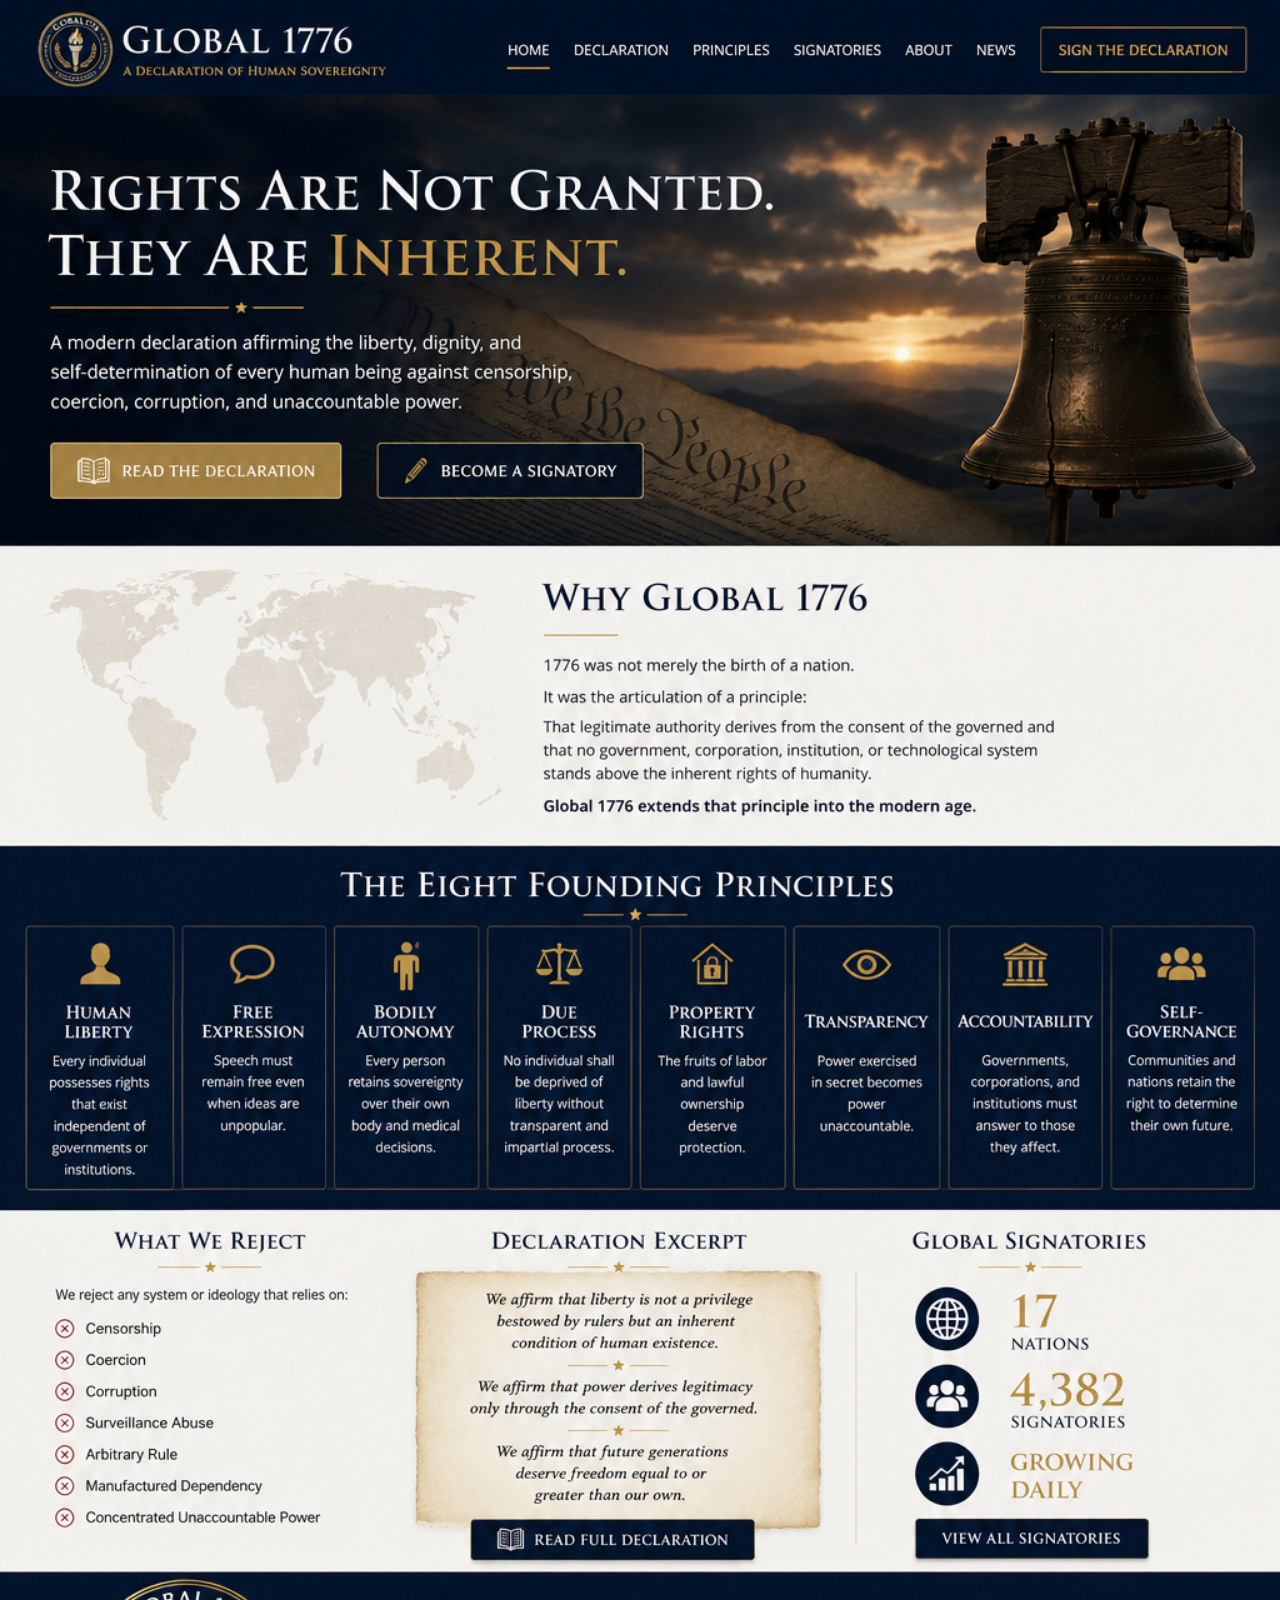
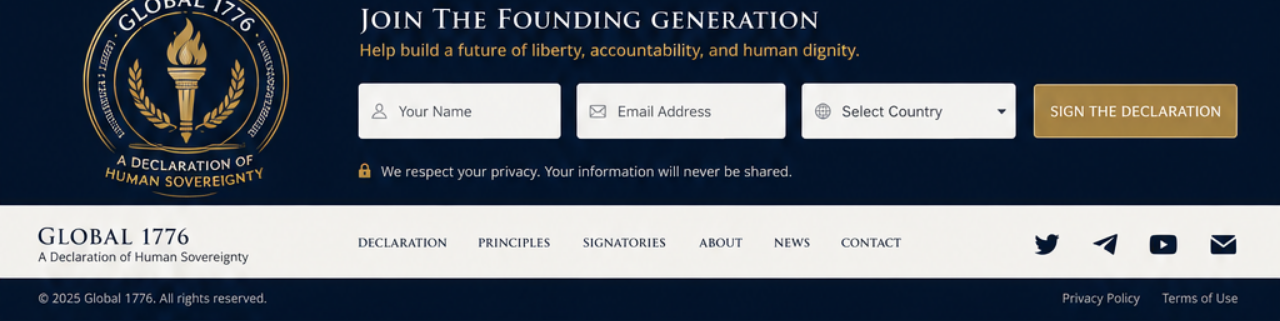
<file: index.html>
<!DOCTYPE html>
<html lang="en">
<head>
<meta charset="UTF-8">
<meta name="viewport" content="width=device-width, initial-scale=1.0">
<title>Global 1776 — A Declaration of Human Sovereignty</title>
<meta name="description" content="Rights Are Not Granted. They Are Inherent. A declaration of human sovereignty.">
<link rel="icon" href="assets/favicon.png">
<link rel="apple-touch-icon" href="assets/apple-touch-icon.png">
<link rel="stylesheet" href="styles.css">
</head>
<body>
<main class="mockup-page" aria-label="Global 1776 homepage">
  <img src="assets/global1776-approved-homepage.png" alt="Global 1776 — Rights Are Not Granted. They Are Inherent.">
  <a class="hotspot home" href="index.html" aria-label="Home"></a>
  <a class="hotspot declaration" href="charter.html" aria-label="Declaration"></a>
  <a class="hotspot principles" href="#principles" aria-label="Principles"></a>
  <a class="hotspot sign-top" href="#join" aria-label="Sign the Declaration"></a>
  <a class="hotspot read-hero" href="charter.html" aria-label="Read the Declaration"></a>
  <a class="hotspot become-hero" href="#join" aria-label="Become a Signatory"></a>
  <a class="hotspot read-full" href="charter.html" aria-label="Read Full Declaration"></a>
  <a class="hotspot sign-bottom" href="#join" aria-label="Sign the Declaration"></a>
</main>
<section id="principles" class="hidden-anchor"></section>
<section id="join" class="hidden-anchor"></section>
</body>
</html>
</file>
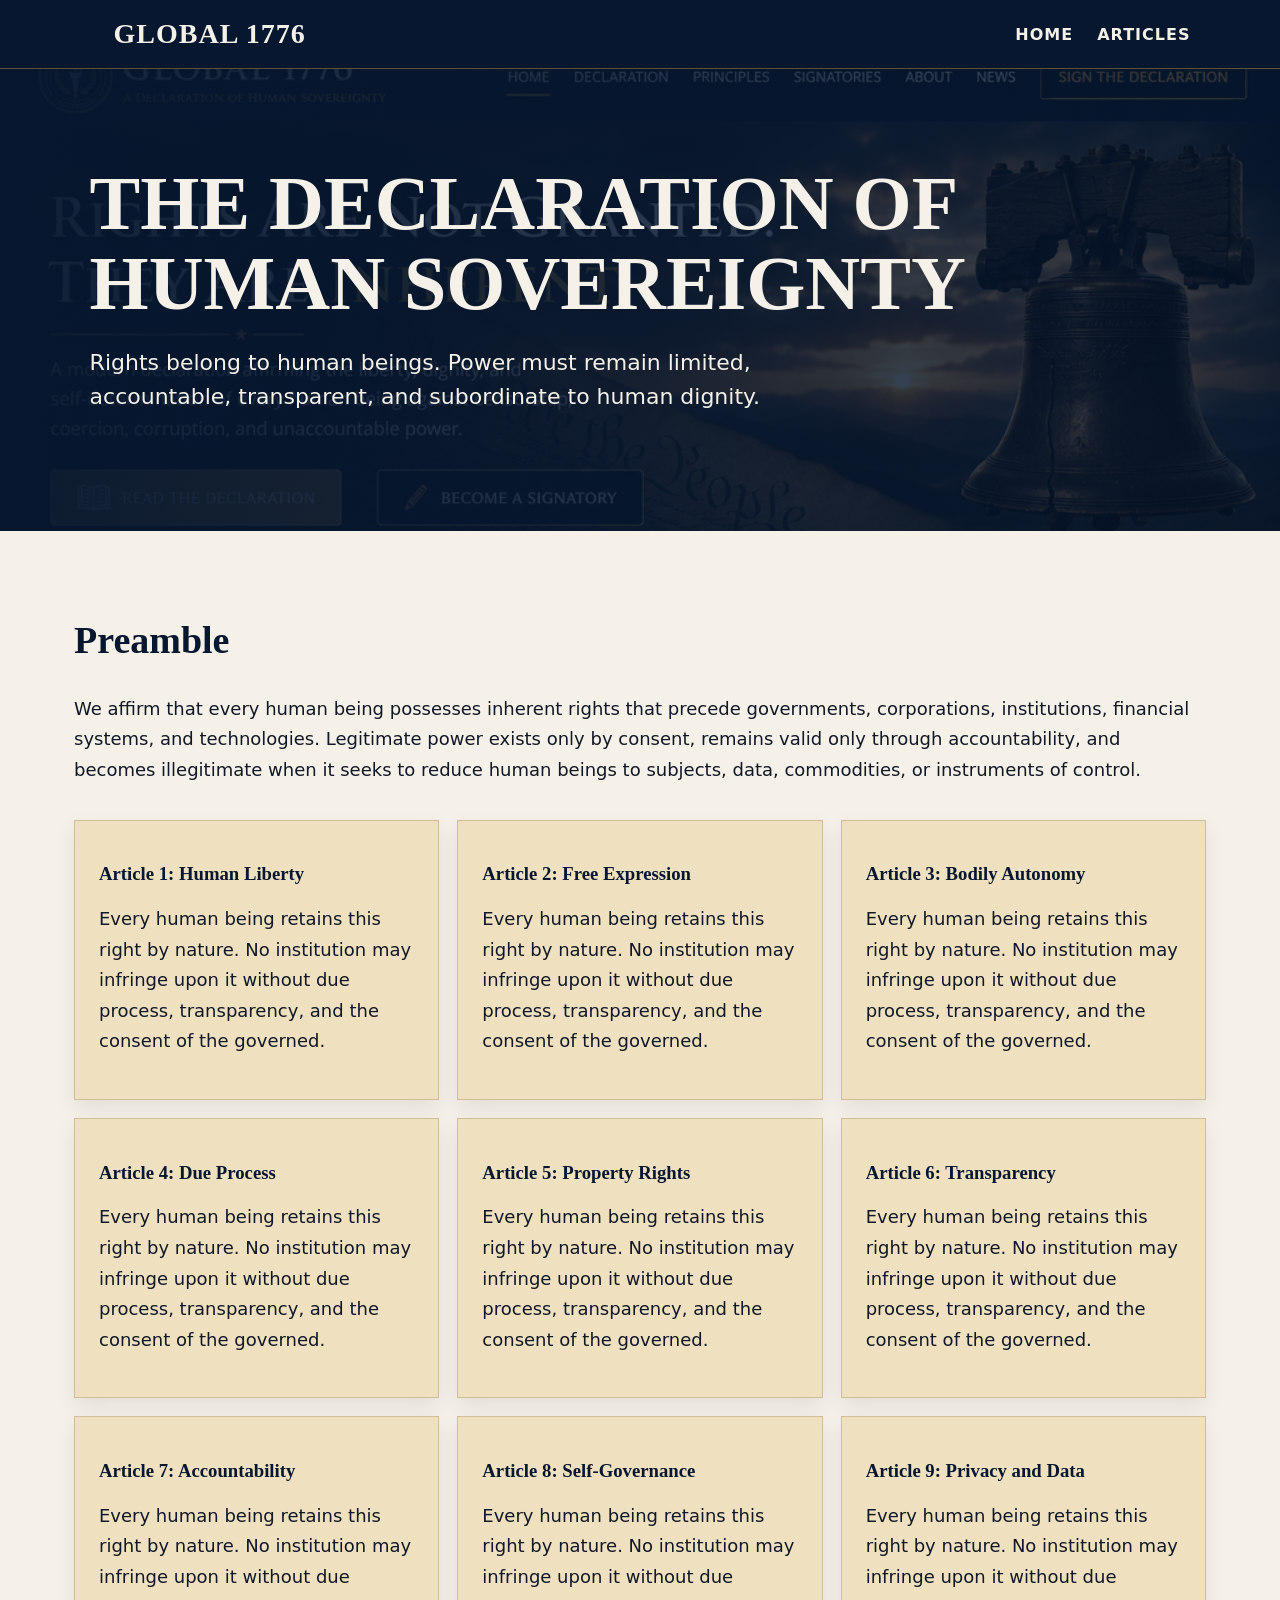
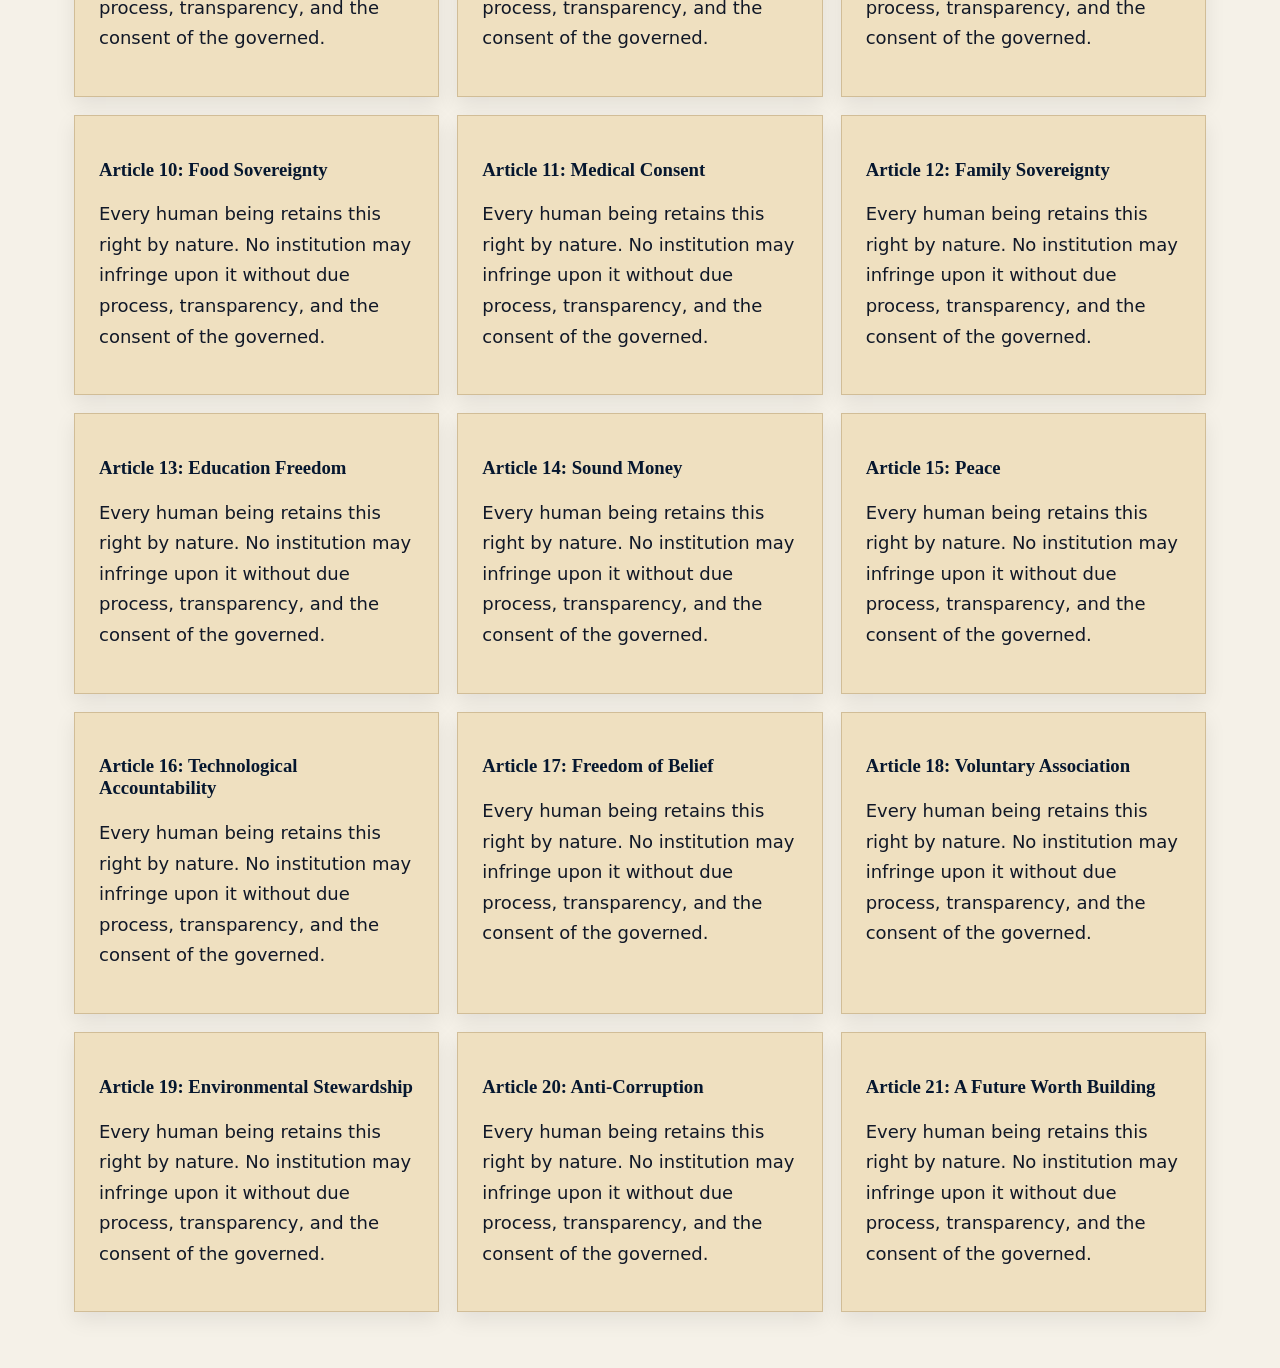
<file: charter.html>
<!DOCTYPE html>
<html lang="en">
<head>
<meta charset="UTF-8">
<meta name="viewport" content="width=device-width, initial-scale=1.0">
<title>The Declaration — Global 1776</title>
<link rel="icon" href="assets/favicon.png">
<link rel="stylesheet" href="styles.css">
</head>
<body class="charter-body">
<header class="charter-header">
  <a href="index.html" class="brand">GLOBAL 1776</a>
  <nav><a href="index.html">Home</a><a href="#articles">Articles</a></nav>
</header>
<section class="charter-hero">
  <h1>The Declaration of Human Sovereignty</h1>
  <p>Rights belong to human beings. Power must remain limited, accountable, transparent, and subordinate to human dignity.</p>
</section>
<section class="charter-content" id="articles">
  <h2>Preamble</h2>
  <p>We affirm that every human being possesses inherent rights that precede governments, corporations, institutions, financial systems, and technologies. Legitimate power exists only by consent, remains valid only through accountability, and becomes illegitimate when it seeks to reduce human beings to subjects, data, commodities, or instruments of control.</p>
  <div class="articles-grid">
  <article><h3>Article 1: Human Liberty</h3><p>Every human being retains this right by nature. No institution may infringe upon it without due process, transparency, and the consent of the governed.</p></article>
<article><h3>Article 2: Free Expression</h3><p>Every human being retains this right by nature. No institution may infringe upon it without due process, transparency, and the consent of the governed.</p></article>
<article><h3>Article 3: Bodily Autonomy</h3><p>Every human being retains this right by nature. No institution may infringe upon it without due process, transparency, and the consent of the governed.</p></article>
<article><h3>Article 4: Due Process</h3><p>Every human being retains this right by nature. No institution may infringe upon it without due process, transparency, and the consent of the governed.</p></article>
<article><h3>Article 5: Property Rights</h3><p>Every human being retains this right by nature. No institution may infringe upon it without due process, transparency, and the consent of the governed.</p></article>
<article><h3>Article 6: Transparency</h3><p>Every human being retains this right by nature. No institution may infringe upon it without due process, transparency, and the consent of the governed.</p></article>
<article><h3>Article 7: Accountability</h3><p>Every human being retains this right by nature. No institution may infringe upon it without due process, transparency, and the consent of the governed.</p></article>
<article><h3>Article 8: Self-Governance</h3><p>Every human being retains this right by nature. No institution may infringe upon it without due process, transparency, and the consent of the governed.</p></article>
<article><h3>Article 9: Privacy and Data</h3><p>Every human being retains this right by nature. No institution may infringe upon it without due process, transparency, and the consent of the governed.</p></article>
<article><h3>Article 10: Food Sovereignty</h3><p>Every human being retains this right by nature. No institution may infringe upon it without due process, transparency, and the consent of the governed.</p></article>
<article><h3>Article 11: Medical Consent</h3><p>Every human being retains this right by nature. No institution may infringe upon it without due process, transparency, and the consent of the governed.</p></article>
<article><h3>Article 12: Family Sovereignty</h3><p>Every human being retains this right by nature. No institution may infringe upon it without due process, transparency, and the consent of the governed.</p></article>
<article><h3>Article 13: Education Freedom</h3><p>Every human being retains this right by nature. No institution may infringe upon it without due process, transparency, and the consent of the governed.</p></article>
<article><h3>Article 14: Sound Money</h3><p>Every human being retains this right by nature. No institution may infringe upon it without due process, transparency, and the consent of the governed.</p></article>
<article><h3>Article 15: Peace</h3><p>Every human being retains this right by nature. No institution may infringe upon it without due process, transparency, and the consent of the governed.</p></article>
<article><h3>Article 16: Technological Accountability</h3><p>Every human being retains this right by nature. No institution may infringe upon it without due process, transparency, and the consent of the governed.</p></article>
<article><h3>Article 17: Freedom of Belief</h3><p>Every human being retains this right by nature. No institution may infringe upon it without due process, transparency, and the consent of the governed.</p></article>
<article><h3>Article 18: Voluntary Association</h3><p>Every human being retains this right by nature. No institution may infringe upon it without due process, transparency, and the consent of the governed.</p></article>
<article><h3>Article 19: Environmental Stewardship</h3><p>Every human being retains this right by nature. No institution may infringe upon it without due process, transparency, and the consent of the governed.</p></article>
<article><h3>Article 20: Anti-Corruption</h3><p>Every human being retains this right by nature. No institution may infringe upon it without due process, transparency, and the consent of the governed.</p></article>
<article><h3>Article 21: A Future Worth Building</h3><p>Every human being retains this right by nature. No institution may infringe upon it without due process, transparency, and the consent of the governed.</p></article>
  </div>
</section>
</body>
</html>
</file>
<file: styles.css>
:root{--navy:#06172f;--gold:#d4af37;--ivory:#f5f1e8;--ink:#111827}
*{box-sizing:border-box}
html,body{margin:0;padding:0;background:#06172f}
.mockup-page{position:relative;width:100%;max-width:1600px;margin:0 auto;background:#06172f}
.mockup-page img{display:block;width:100%;height:auto}
.hotspot{position:absolute;display:block;z-index:5;background:rgba(255,255,255,0)}
.hotspot:hover{outline:2px solid rgba(212,175,55,.35)}
.home{left:39.5%;top:1.9%;width:4.5%;height:2.2%}
.declaration{left:44.7%;top:1.9%;width:8.5%;height:2.2%}
.principles{left:54.5%;top:1.9%;width:7.5%;height:2.2%}
.sign-top{left:81%;top:1.45%;width:16.3%;height:3.8%}
.read-hero{left:4%;top:23.2%;width:22.8%;height:4%}
.become-hero{left:29.5%;top:23.2%;width:21%;height:4%}
.read-full{left:36.8%;top:79.7%;width:22.3%;height:4%}
.sign-bottom{left:79.5%;top:88.3%;width:17.5%;height:3.8%}
.hidden-anchor{position:absolute;width:1px;height:1px;overflow:hidden}
.charter-body{color:var(--ink);background:var(--ivory);font-family:Inter,system-ui,-apple-system,Segoe UI,sans-serif}
.charter-header{background:var(--navy);color:var(--ivory);display:flex;align-items:center;justify-content:space-between;padding:18px 7vw;border-bottom:1px solid rgba(212,175,55,.4)}
.charter-header a{color:inherit;text-decoration:none;margin-left:24px;text-transform:uppercase;letter-spacing:1px;font-weight:800}
.brand{font-family:Georgia,serif;font-size:28px;letter-spacing:2px;color:var(--ivory)!important}
.charter-hero{background:linear-gradient(90deg,rgba(6,23,47,.96),rgba(6,23,47,.75)),url('assets/hero-approved.png') center/cover no-repeat;color:var(--ivory);padding:95px 7vw}
.charter-hero h1{font-family:Georgia,serif;font-size:clamp(42px,6vw,76px);line-height:1.05;text-transform:uppercase;margin:0 0 22px}
.charter-hero p{font-size:22px;max-width:760px;line-height:1.55}
.charter-content{max-width:1180px;margin:0 auto;padding:56px 24px}
.charter-content h2{font-family:Georgia,serif;font-size:38px;color:var(--navy)}
.charter-content p{font-size:18px;line-height:1.7}
.articles-grid{display:grid;grid-template-columns:repeat(3,1fr);gap:18px;margin-top:34px}
.articles-grid article{background:#efe0c0;border:1px solid rgba(120,85,30,.25);padding:24px;box-shadow:0 8px 20px rgba(0,0,0,.08)}
.articles-grid h3{font-family:Georgia,serif;color:var(--navy)}
@media(max-width:800px){.articles-grid{grid-template-columns:1fr}.charter-header{display:block}.charter-header nav{margin-top:12px}}
</file>
